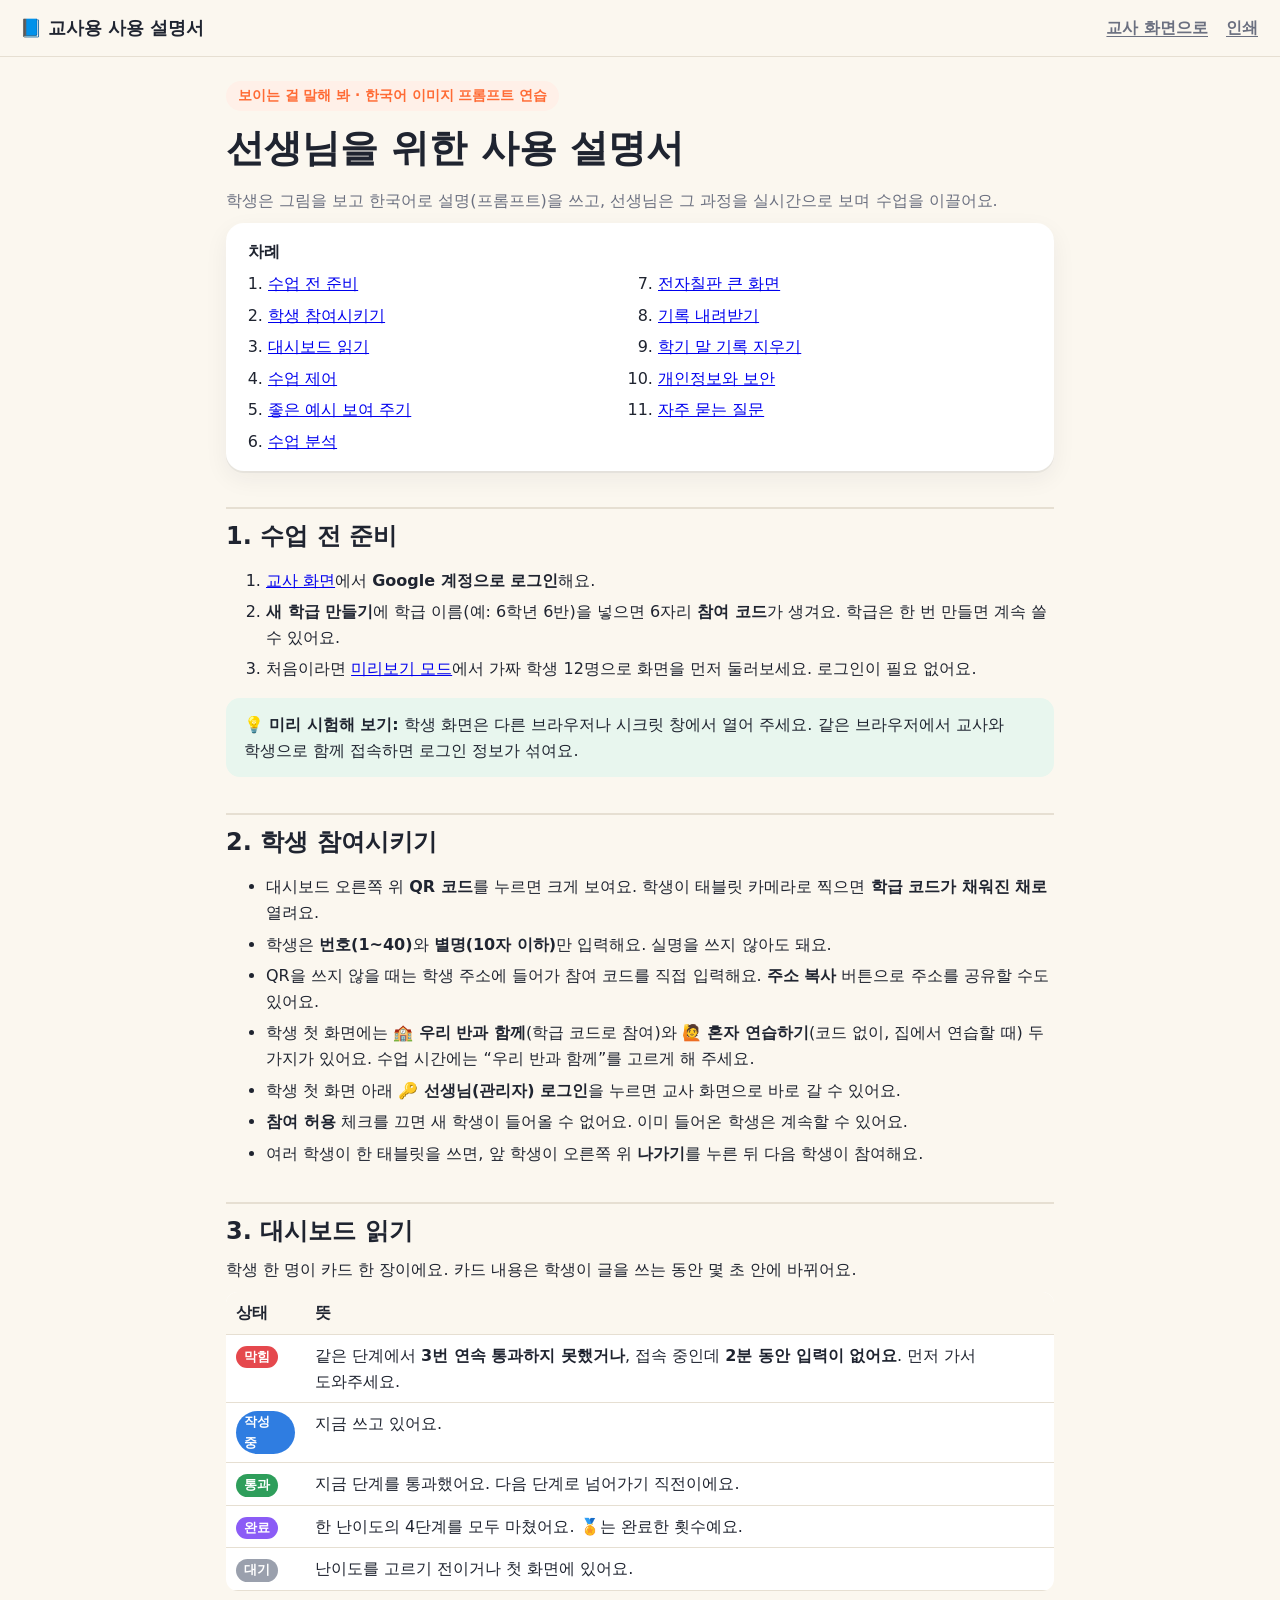
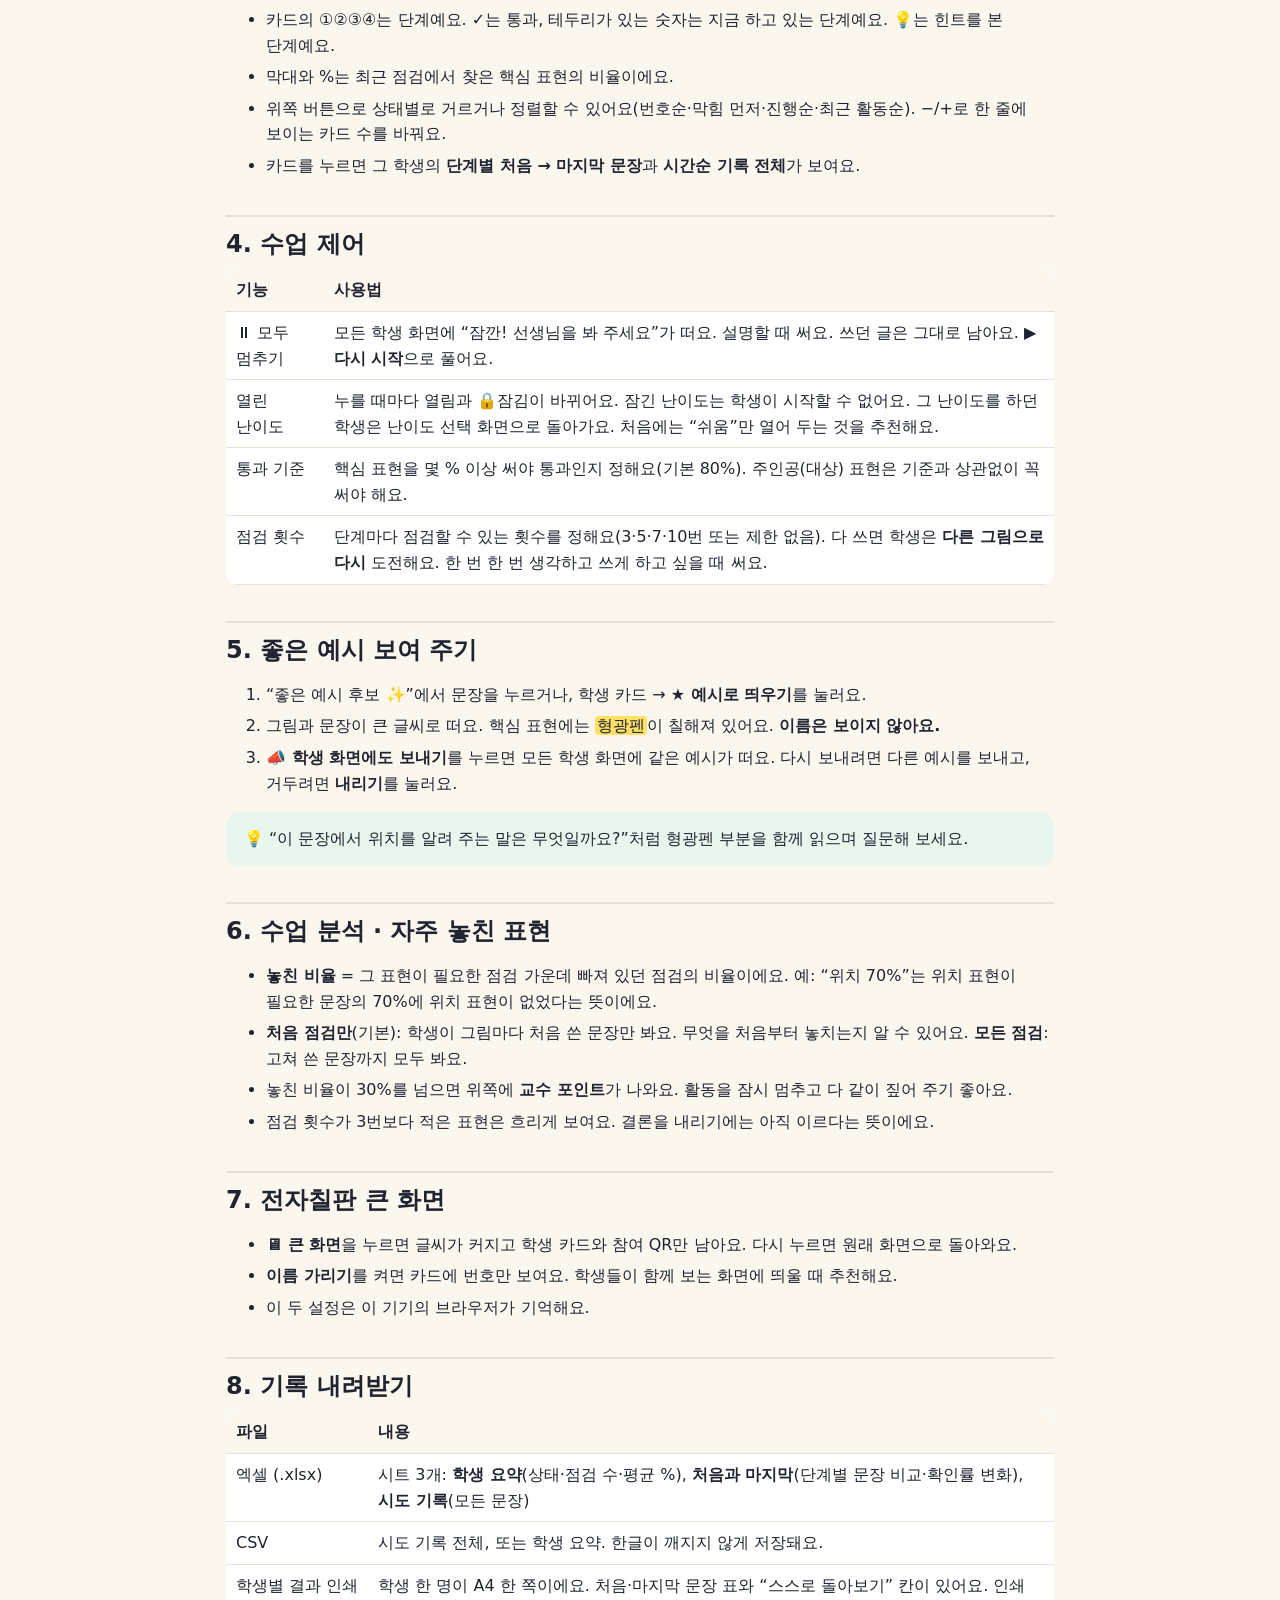
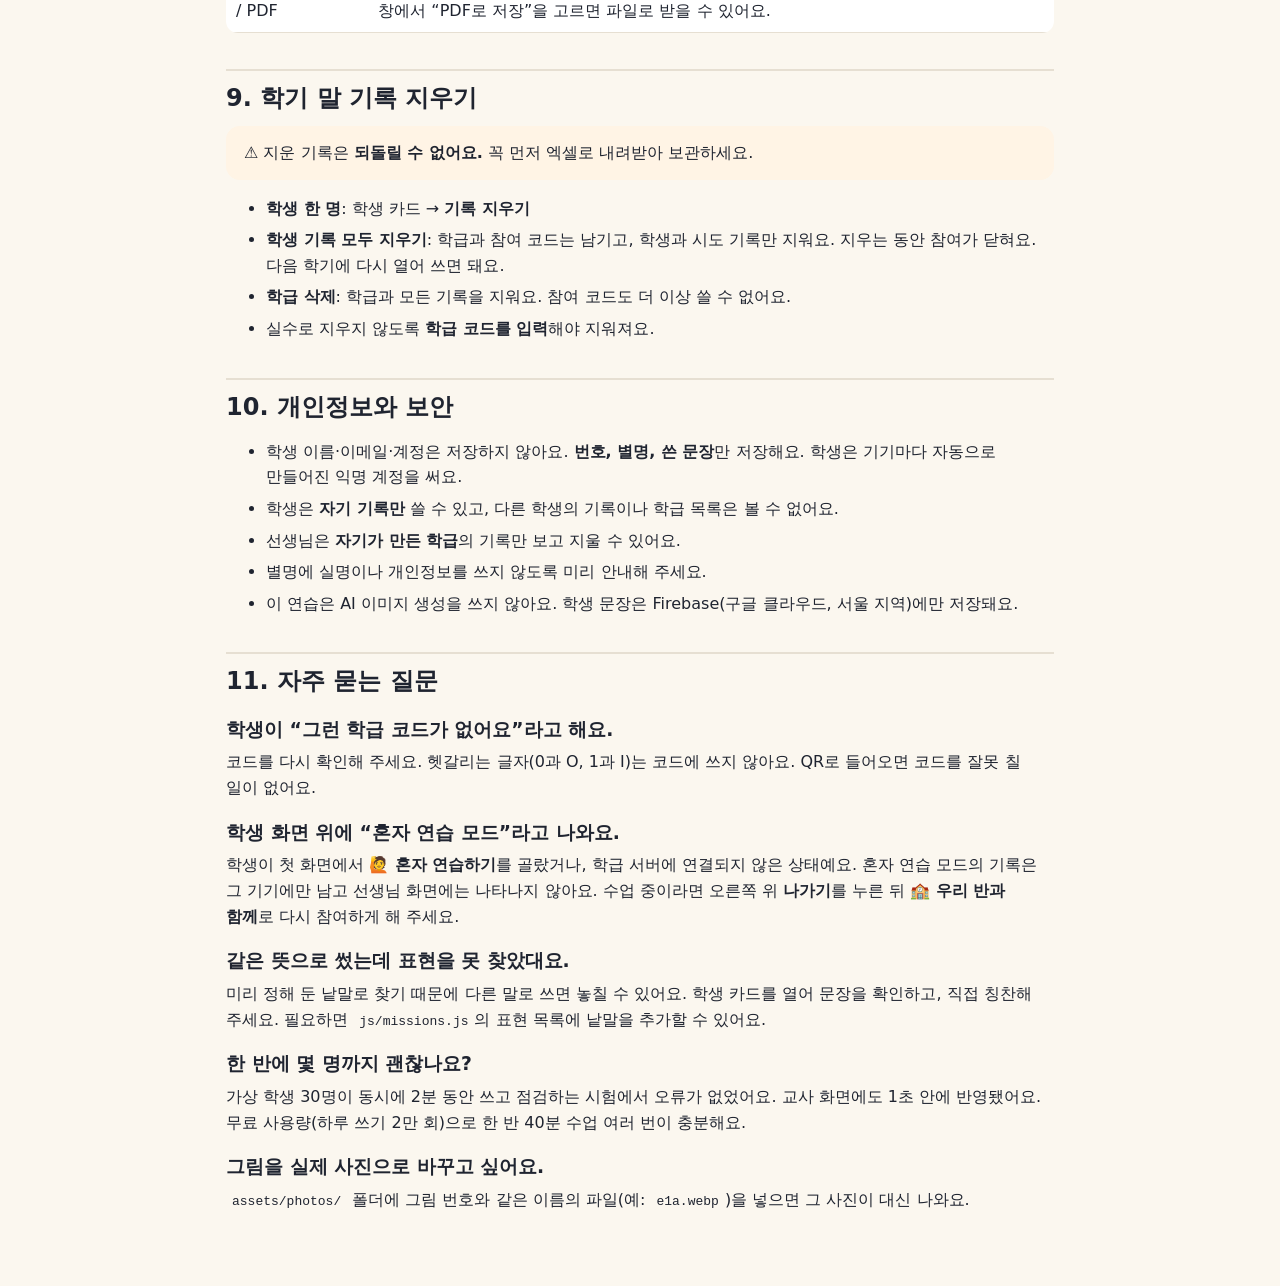
<file: guide.html>
<!doctype html>
<html lang="ko">
<head>
  <meta charset="utf-8">
  <meta name="viewport" content="width=device-width, initial-scale=1">
  <title>교사용 사용 설명서 · 보이는 걸 말해 봐</title>
  <link rel="stylesheet" href="css/style.css">
  <style>
    .guide { max-width: 860px; }
    .guide h1 { font-size: clamp(1.8rem, 4vw, 2.4rem); }
    .guide h2 { margin-top: 36px; padding-top: 12px; border-top: 2px solid var(--line); }
    .guide h3 { margin-top: 20px; }
    .guide li { margin-bottom: 6px; }
    .guide .toc { background: var(--card); border-radius: var(--radius); padding: 16px 22px; box-shadow: var(--shadow); }
    .guide .toc ol { margin: 6px 0 0; padding-left: 20px; columns: 2; }
    .guide .box { background: var(--card); border-radius: 14px; padding: 14px 18px; border: 1px solid var(--line); margin: 12px 0; }
    .guide .tip { background: var(--ok-soft); border: 0; }
    .guide .warn { background: var(--warn-soft); border: 0; }
    .guide table { width: 100%; border-collapse: collapse; background: var(--card); border-radius: 12px; overflow: hidden; }
    .guide th, .guide td { text-align: left; padding: 8px 10px; border-bottom: 1px solid var(--line); vertical-align: top; }
    .guide th { background: var(--bg); }
    .guide code { background: var(--bg); padding: 1px 6px; border-radius: 6px; }
    .st { display: inline-block; font-weight: 800; font-size: .8rem; padding: 1px 8px; border-radius: 999px; color: #fff; }
    .st.w { background: #2f7de1; } .st.p { background: #2e9e5b; } .st.s { background: #e5484d; } .st.d { background: #8b5cf6; } .st.q { background: #9aa0ad; }
    @media (max-width: 640px) { .guide .toc ol { columns: 1; } }
    @media print { .topbar { display: none; } .guide h2 { break-before: auto; } }
  </style>
</head>
<body>
  <header class="topbar">
    <a class="brand" href="teacher.html" style="color:inherit;text-decoration:none"><span aria-hidden="true">📘</span> 교사용 사용 설명서</a>
    <div class="top-actions"><a class="text-button" href="teacher.html">교사 화면으로</a><button class="text-button" type="button" onclick="print()">인쇄</button></div>
  </header>
  <main class="wrap guide">
    <span class="eyebrow">보이는 걸 말해 봐 · 한국어 이미지 프롬프트 연습</span>
    <h1>선생님을 위한 사용 설명서</h1>
    <p class="muted">학생은 그림을 보고 한국어로 설명(프롬프트)을 쓰고, 선생님은 그 과정을 실시간으로 보며 수업을 이끌어요.</p>

    <nav class="toc" aria-label="차례"><b>차례</b>
      <ol>
        <li><a href="#before">수업 전 준비</a></li>
        <li><a href="#join">학생 참여시키기</a></li>
        <li><a href="#dash">대시보드 읽기</a></li>
        <li><a href="#control">수업 제어</a></li>
        <li><a href="#example">좋은 예시 보여 주기</a></li>
        <li><a href="#analysis">수업 분석</a></li>
        <li><a href="#board">전자칠판 큰 화면</a></li>
        <li><a href="#download">기록 내려받기</a></li>
        <li><a href="#delete">학기 말 기록 지우기</a></li>
        <li><a href="#privacy">개인정보와 보안</a></li>
        <li><a href="#faq">자주 묻는 질문</a></li>
      </ol>
    </nav>

    <h2 id="before">1. 수업 전 준비</h2>
    <ol>
      <li><a href="teacher.html">교사 화면</a>에서 <b>Google 계정으로 로그인</b>해요.</li>
      <li><b>새 학급 만들기</b>에 학급 이름(예: 6학년 6반)을 넣으면 6자리 <b>참여 코드</b>가 생겨요. 학급은 한 번 만들면 계속 쓸 수 있어요.</li>
      <li>처음이라면 <a href="teacher.html?demo">미리보기 모드</a>에서 가짜 학생 12명으로 화면을 먼저 둘러보세요. 로그인이 필요 없어요.</li>
    </ol>
    <div class="box tip">💡 <b>미리 시험해 보기:</b> 학생 화면은 다른 브라우저나 시크릿 창에서 열어 주세요. 같은 브라우저에서 교사와 학생으로 함께 접속하면 로그인 정보가 섞여요.</div>

    <h2 id="join">2. 학생 참여시키기</h2>
    <ul>
      <li>대시보드 오른쪽 위 <b>QR 코드</b>를 누르면 크게 보여요. 학생이 태블릿 카메라로 찍으면 <b>학급 코드가 채워진 채로</b> 열려요.</li>
      <li>학생은 <b>번호(1~40)</b>와 <b>별명(10자 이하)</b>만 입력해요. 실명을 쓰지 않아도 돼요.</li>
      <li>QR을 쓰지 않을 때는 학생 주소에 들어가 참여 코드를 직접 입력해요. <b>주소 복사</b> 버튼으로 주소를 공유할 수도 있어요.</li>
      <li>학생 첫 화면에는 <b>🏫 우리 반과 함께</b>(학급 코드로 참여)와 <b>🙋 혼자 연습하기</b>(코드 없이, 집에서 연습할 때) 두 가지가 있어요. 수업 시간에는 “우리 반과 함께”를 고르게 해 주세요.</li>
      <li>학생 첫 화면 아래 <b>🔑 선생님(관리자) 로그인</b>을 누르면 교사 화면으로 바로 갈 수 있어요.</li>
      <li><b>참여 허용</b> 체크를 끄면 새 학생이 들어올 수 없어요. 이미 들어온 학생은 계속할 수 있어요.</li>
      <li>여러 학생이 한 태블릿을 쓰면, 앞 학생이 오른쪽 위 <b>나가기</b>를 누른 뒤 다음 학생이 참여해요.</li>
    </ul>

    <h2 id="dash">3. 대시보드 읽기</h2>
    <p>학생 한 명이 카드 한 장이에요. 카드 내용은 학생이 글을 쓰는 동안 몇 초 안에 바뀌어요.</p>
    <table>
      <tr><th>상태</th><th>뜻</th></tr>
      <tr><td><span class="st s">막힘</span></td><td>같은 단계에서 <b>3번 연속 통과하지 못했거나</b>, 접속 중인데 <b>2분 동안 입력이 없어요</b>. 먼저 가서 도와주세요.</td></tr>
      <tr><td><span class="st w">작성 중</span></td><td>지금 쓰고 있어요.</td></tr>
      <tr><td><span class="st p">통과</span></td><td>지금 단계를 통과했어요. 다음 단계로 넘어가기 직전이에요.</td></tr>
      <tr><td><span class="st d">완료</span></td><td>한 난이도의 4단계를 모두 마쳤어요. 🏅는 완료한 횟수예요.</td></tr>
      <tr><td><span class="st q">대기</span></td><td>난이도를 고르기 전이거나 첫 화면에 있어요.</td></tr>
    </table>
    <ul>
      <li>카드의 ①②③④는 단계예요. ✓는 통과, 테두리가 있는 숫자는 지금 하고 있는 단계예요. 💡는 힌트를 본 단계예요.</li>
      <li>막대와 %는 최근 점검에서 찾은 핵심 표현의 비율이에요.</li>
      <li>위쪽 버튼으로 상태별로 거르거나 정렬할 수 있어요(번호순·막힘 먼저·진행순·최근 활동순). −/+로 한 줄에 보이는 카드 수를 바꿔요.</li>
      <li>카드를 누르면 그 학생의 <b>단계별 처음 → 마지막 문장</b>과 <b>시간순 기록 전체</b>가 보여요.</li>
    </ul>

    <h2 id="control">4. 수업 제어</h2>
    <table>
      <tr><th>기능</th><th>사용법</th></tr>
      <tr><td>⏸ 모두 멈추기</td><td>모든 학생 화면에 “잠깐! 선생님을 봐 주세요”가 떠요. 설명할 때 써요. 쓰던 글은 그대로 남아요. <b>▶ 다시 시작</b>으로 풀어요.</td></tr>
      <tr><td>열린 난이도</td><td>누를 때마다 열림과 🔒잠김이 바뀌어요. 잠긴 난이도는 학생이 시작할 수 없어요. 그 난이도를 하던 학생은 난이도 선택 화면으로 돌아가요. 처음에는 “쉬움”만 열어 두는 것을 추천해요.</td></tr>
      <tr><td>통과 기준</td><td>핵심 표현을 몇 % 이상 써야 통과인지 정해요(기본 80%). 주인공(대상) 표현은 기준과 상관없이 꼭 써야 해요.</td></tr>
      <tr><td>점검 횟수</td><td>단계마다 점검할 수 있는 횟수를 정해요(3·5·7·10번 또는 제한 없음). 다 쓰면 학생은 <b>다른 그림으로 다시</b> 도전해요. 한 번 한 번 생각하고 쓰게 하고 싶을 때 써요.</td></tr>
    </table>

    <h2 id="example">5. 좋은 예시 보여 주기</h2>
    <ol>
      <li>“좋은 예시 후보 ✨”에서 문장을 누르거나, 학생 카드 → <b>★ 예시로 띄우기</b>를 눌러요.</li>
      <li>그림과 문장이 큰 글씨로 떠요. 핵심 표현에는 <mark>형광펜</mark>이 칠해져 있어요. <b>이름은 보이지 않아요.</b></li>
      <li><b>📣 학생 화면에도 보내기</b>를 누르면 모든 학생 화면에 같은 예시가 떠요. 다시 보내려면 다른 예시를 보내고, 거두려면 <b>내리기</b>를 눌러요.</li>
    </ol>
    <div class="box tip">💡 “이 문장에서 위치를 알려 주는 말은 무엇일까요?”처럼 형광펜 부분을 함께 읽으며 질문해 보세요.</div>

    <h2 id="analysis">6. 수업 분석 · 자주 놓친 표현</h2>
    <ul>
      <li><b>놓친 비율</b> = 그 표현이 필요한 점검 가운데 빠져 있던 점검의 비율이에요. 예: “위치 70%”는 위치 표현이 필요한 문장의 70%에 위치 표현이 없었다는 뜻이에요.</li>
      <li><b>처음 점검만</b>(기본): 학생이 그림마다 처음 쓴 문장만 봐요. 무엇을 처음부터 놓치는지 알 수 있어요. <b>모든 점검</b>: 고쳐 쓴 문장까지 모두 봐요.</li>
      <li>놓친 비율이 30%를 넘으면 위쪽에 <b>교수 포인트</b>가 나와요. 활동을 잠시 멈추고 다 같이 짚어 주기 좋아요.</li>
      <li>점검 횟수가 3번보다 적은 표현은 흐리게 보여요. 결론을 내리기에는 아직 이르다는 뜻이에요.</li>
    </ul>

    <h2 id="board">7. 전자칠판 큰 화면</h2>
    <ul>
      <li><b>🖥 큰 화면</b>을 누르면 글씨가 커지고 학생 카드와 참여 QR만 남아요. 다시 누르면 원래 화면으로 돌아와요.</li>
      <li><b>이름 가리기</b>를 켜면 카드에 번호만 보여요. 학생들이 함께 보는 화면에 띄울 때 추천해요.</li>
      <li>이 두 설정은 이 기기의 브라우저가 기억해요.</li>
    </ul>

    <h2 id="download">8. 기록 내려받기</h2>
    <table>
      <tr><th>파일</th><th>내용</th></tr>
      <tr><td>엑셀 (.xlsx)</td><td>시트 3개: <b>학생 요약</b>(상태·점검 수·평균 %), <b>처음과 마지막</b>(단계별 문장 비교·확인률 변화), <b>시도 기록</b>(모든 문장)</td></tr>
      <tr><td>CSV</td><td>시도 기록 전체, 또는 학생 요약. 한글이 깨지지 않게 저장돼요.</td></tr>
      <tr><td>학생별 결과 인쇄 / PDF</td><td>학생 한 명이 A4 한 쪽이에요. 처음·마지막 문장 표와 “스스로 돌아보기” 칸이 있어요. 인쇄 창에서 “PDF로 저장”을 고르면 파일로 받을 수 있어요.</td></tr>
    </table>

    <h2 id="delete">9. 학기 말 기록 지우기</h2>
    <div class="box warn">⚠️ 지운 기록은 <b>되돌릴 수 없어요.</b> 꼭 먼저 엑셀로 내려받아 보관하세요.</div>
    <ul>
      <li><b>학생 한 명</b>: 학생 카드 → <b>기록 지우기</b></li>
      <li><b>학생 기록 모두 지우기</b>: 학급과 참여 코드는 남기고, 학생과 시도 기록만 지워요. 지우는 동안 참여가 닫혀요. 다음 학기에 다시 열어 쓰면 돼요.</li>
      <li><b>학급 삭제</b>: 학급과 모든 기록을 지워요. 참여 코드도 더 이상 쓸 수 없어요.</li>
      <li>실수로 지우지 않도록 <b>학급 코드를 입력</b>해야 지워져요.</li>
    </ul>

    <h2 id="privacy">10. 개인정보와 보안</h2>
    <ul>
      <li>학생 이름·이메일·계정은 저장하지 않아요. <b>번호, 별명, 쓴 문장</b>만 저장해요. 학생은 기기마다 자동으로 만들어진 익명 계정을 써요.</li>
      <li>학생은 <b>자기 기록만</b> 쓸 수 있고, 다른 학생의 기록이나 학급 목록은 볼 수 없어요.</li>
      <li>선생님은 <b>자기가 만든 학급</b>의 기록만 보고 지울 수 있어요.</li>
      <li>별명에 실명이나 개인정보를 쓰지 않도록 미리 안내해 주세요.</li>
      <li>이 연습은 AI 이미지 생성을 쓰지 않아요. 학생 문장은 Firebase(구글 클라우드, 서울 지역)에만 저장돼요.</li>
    </ul>

    <h2 id="faq">11. 자주 묻는 질문</h2>
    <h3>학생이 “그런 학급 코드가 없어요”라고 해요.</h3>
    <p>코드를 다시 확인해 주세요. 헷갈리는 글자(0과 O, 1과 I)는 코드에 쓰지 않아요. QR로 들어오면 코드를 잘못 칠 일이 없어요.</p>
    <h3>학생 화면 위에 “혼자 연습 모드”라고 나와요.</h3>
    <p>학생이 첫 화면에서 <b>🙋 혼자 연습하기</b>를 골랐거나, 학급 서버에 연결되지 않은 상태예요. 혼자 연습 모드의 기록은 그 기기에만 남고 선생님 화면에는 나타나지 않아요. 수업 중이라면 오른쪽 위 <b>나가기</b>를 누른 뒤 <b>🏫 우리 반과 함께</b>로 다시 참여하게 해 주세요.</p>
    <h3>같은 뜻으로 썼는데 표현을 못 찾았대요.</h3>
    <p>미리 정해 둔 낱말로 찾기 때문에 다른 말로 쓰면 놓칠 수 있어요. 학생 카드를 열어 문장을 확인하고, 직접 칭찬해 주세요. 필요하면 <code>js/missions.js</code>의 표현 목록에 낱말을 추가할 수 있어요.</p>
    <h3>한 반에 몇 명까지 괜찮나요?</h3>
    <p>가상 학생 30명이 동시에 2분 동안 쓰고 점검하는 시험에서 오류가 없었어요. 교사 화면에도 1초 안에 반영됐어요. 무료 사용량(하루 쓰기 2만 회)으로 한 반 40분 수업 여러 번이 충분해요.</p>
    <h3>그림을 실제 사진으로 바꾸고 싶어요.</h3>
    <p><code>assets/photos/</code> 폴더에 그림 번호와 같은 이름의 파일(예: <code>e1a.webp</code>)을 넣으면 그 사진이 대신 나와요.</p>
  </main>
</body>
</html>
</file>
<file: css/style.css>
:root {
  --bg: #fbf7ef;
  --card: #ffffff;
  --ink: #1f2430;
  --muted: #6b7080;
  --line: #e6dfd2;
  --accent: #ff6b35;
  --accent-ink: #ffffff;
  --accent-soft: #fff0e8;
  --easy: #3fae5a;
  --medium: #2f7de1;
  --hard: #8b5cf6;
  --ok: #2e9e5b;
  --ok-soft: #e8f6ee;
  --warn: #d9822b;
  --warn-soft: #fff4e5;
  --radius: 18px;
  --shadow: 0 2px 0 rgba(31, 36, 48, .06), 0 8px 24px rgba(31, 36, 48, .06);
  font-family: "Pretendard", "Apple SD Gothic Neo", "Malgun Gothic", system-ui, sans-serif;
}
* { box-sizing: border-box; }
body { margin: 0; background: var(--bg); color: var(--ink); line-height: 1.6; word-break: keep-all; }
button, input, select, textarea { font: inherit; color: inherit; }
button { cursor: pointer; }
button:disabled { cursor: not-allowed; opacity: .45; }
:focus-visible { outline: 3px solid var(--accent); outline-offset: 2px; }
h1, h2, h3 { line-height: 1.3; margin: 0 0 .4em; }
p { margin: 0 0 .6em; }
.muted { color: var(--muted); }
.tiny { font-size: .85rem; }
.wrap { max-width: 1120px; margin: 0 auto; padding: 24px 16px 64px; }
.loading { text-align: center; padding: 80px 0; color: var(--muted); }

/* 상단 바 */
.topbar { position: sticky; top: 0; z-index: 10; display: flex; align-items: center; justify-content: space-between; gap: 12px; flex-wrap: wrap; padding: 10px 20px; background: rgba(251, 247, 239, .92); backdrop-filter: blur(8px); border-bottom: 1px solid var(--line); }
.brand { background: none; border: 0; font-weight: 800; font-size: 1.1rem; padding: 4px 0; }
.top-actions { display: flex; align-items: center; gap: 6px 14px; flex-wrap: wrap; }
.who { font-weight: 700; background: var(--card); border: 1px solid var(--line); padding: 3px 12px; border-radius: 999px; font-size: .9rem; }
.net { font-size: .8rem; padding: 3px 10px; border-radius: 999px; }
.net.on { background: var(--ok-soft); color: var(--ok); }
.net.off { background: #fde8e8; color: #c0392b; }
.net.local { background: #eef0f4; color: var(--muted); }

/* 버튼 */
.primary { background: var(--accent); color: var(--accent-ink); border: 0; border-radius: 999px; padding: 12px 22px; font-weight: 800; box-shadow: 0 3px 0 #d9531f; }
.primary:hover:not(:disabled) { filter: brightness(1.05); }
.primary:active:not(:disabled) { transform: translateY(2px); box-shadow: 0 1px 0 #d9531f; }
.outline { background: var(--card); border: 2px solid var(--ink); border-radius: 999px; padding: 10px 20px; font-weight: 700; }
.outline.compact { padding: 6px 14px; font-size: .9rem; }
.text-button { background: none; border: 0; padding: 4px 2px; color: var(--muted); font-weight: 600; text-decoration: underline; text-underline-offset: 3px; }
.text-button:hover { color: var(--ink); }
.full { width: 100%; }

/* 참여 화면 */
.join-card { max-width: 480px; margin: 40px auto; background: var(--card); border-radius: 28px; padding: 36px 32px; box-shadow: var(--shadow); text-align: center; }
.join-card h1 { font-size: 2rem; }
.join-form { display: grid; gap: 14px; margin: 24px 0 10px; text-align: left; }
.join-form label { display: grid; gap: 6px; font-weight: 700; }
.join-form input, .join-form select { border: 2px solid var(--line); border-radius: 12px; padding: 12px 14px; background: #fff; font-size: 1.05rem; }
.join-form input:focus, .join-form select:focus { border-color: var(--accent); outline: none; }
#classCode { text-transform: uppercase; letter-spacing: .15em; font-weight: 800; }
.join-tabs { display: grid; grid-template-columns: 1fr 1fr; gap: 6px; background: var(--bg); border-radius: 999px; padding: 5px; margin: 18px 0 12px; }
.join-tabs button { border: 0; background: none; border-radius: 999px; padding: 10px 8px; font-weight: 800; color: var(--muted); }
.join-tabs button.on { background: var(--card); color: var(--accent); box-shadow: 0 2px 8px rgba(31, 36, 48, .12); }
.teacher-login { display: grid; gap: 2px; margin-top: 18px; padding: 12px 16px; border: 2px dashed var(--line); border-radius: 16px; color: var(--ink); text-decoration: none; font-weight: 800; }
.teacher-login span { font-weight: 500; font-size: .85rem; color: var(--muted); }
.teacher-login:hover { border-color: var(--accent); }
.form-error { color: #c0392b; min-height: 1.4em; margin: 0; font-weight: 600; }

/* 로비 */
.eyebrow { display: inline-block; font-size: .85rem; font-weight: 700; color: var(--accent); background: var(--accent-soft); padding: 4px 12px; border-radius: 999px; margin-bottom: 12px; }
.hero { padding: 24px 0 12px; }
.hero h1, .join-card h1 { font-size: clamp(1.8rem, 4vw, 2.8rem); }
h1 em { font-style: normal; color: var(--accent); }
.hero-copy { max-width: 640px; color: var(--muted); font-size: 1.05rem; }
.definition { display: grid; grid-template-columns: 1fr 1fr; gap: 20px; background: var(--card); border-radius: var(--radius); padding: 24px; box-shadow: var(--shadow); margin: 20px 0; }
.prompt-example { background: var(--bg); border-radius: 14px; padding: 16px 18px; }
.prompt-example .before { color: var(--muted); text-decoration: line-through; }
.prompt-example .after { font-weight: 700; }
.resume { display: flex; justify-content: space-between; align-items: center; gap: 12px; flex-wrap: wrap; background: var(--accent-soft); border: 2px dashed var(--accent); border-radius: var(--radius); padding: 14px 20px; margin-bottom: 20px; font-weight: 700; }
.level-heading { display: flex; justify-content: space-between; align-items: baseline; flex-wrap: wrap; gap: 8px; margin: 28px 0 14px; }
.level-grid { display: grid; grid-template-columns: repeat(3, 1fr); gap: 16px; }
.level-card { background: var(--card); border-radius: var(--radius); overflow: hidden; box-shadow: var(--shadow); display: flex; flex-direction: column; }
.level-card .card-head { display: flex; justify-content: space-between; align-items: center; padding: 18px 20px; color: #fff; }
.level-card .card-head h3 { margin: 0; font-size: 1.4rem; }
.level-card.easy .card-head { background: var(--easy); }
.level-card.medium .card-head { background: var(--medium); }
.level-card.hard .card-head { background: var(--hard); }
.card-body { padding: 18px 20px 20px; display: flex; flex-direction: column; gap: 12px; flex: 1; }
.card-body .primary { margin-top: auto; }
.tagrow, .chips { display: flex; flex-wrap: wrap; gap: 6px; }
.tag, .chip { font-size: .82rem; padding: 3px 10px; border-radius: 999px; background: var(--bg); border: 1px solid var(--line); }
.how { display: grid; grid-template-columns: repeat(3, 1fr); gap: 16px; margin-top: 32px; }
.how article { background: var(--card); border-radius: var(--radius); padding: 18px 20px; border: 1px solid var(--line); }
.how b { display: block; margin-bottom: 4px; }
.how span { color: var(--accent); margin-right: 8px; }
.how p { color: var(--muted); margin: 0; }

/* 도전 화면 */
.game-top { display: flex; justify-content: space-between; align-items: center; gap: 12px; flex-wrap: wrap; margin-bottom: 14px; }
.breadcrumb { display: flex; align-items: center; gap: 10px; font-weight: 700; }
.pill { display: inline-block; color: #fff; font-weight: 800; font-size: .85rem; padding: 3px 12px; border-radius: 999px; }
.pill.easy { background: var(--easy); } .pill.medium { background: var(--medium); } .pill.hard { background: var(--hard); }
.progress { display: grid; grid-template-columns: repeat(4, 1fr); gap: 8px; margin-bottom: 18px; }
.progress button { display: flex; align-items: center; gap: 8px; background: var(--card); border: 2px solid var(--line); border-radius: 14px; padding: 10px 12px; text-align: left; }
.progress button.active { border-color: var(--accent); background: var(--accent-soft); }
.progress .num { flex: none; display: grid; place-items: center; width: 30px; height: 30px; border-radius: 50%; background: var(--bg); font-weight: 800; font-size: .85rem; }
.progress button.active .num { background: var(--accent); color: #fff; }
.progress b { font-size: .9rem; }
.workspace { display: grid; grid-template-columns: 1.05fr 1fr; gap: 18px; align-items: start; }
.panel { background: var(--card); border-radius: var(--radius); padding: 18px; box-shadow: var(--shadow); }
.panel-head { display: flex; justify-content: space-between; align-items: baseline; gap: 8px; flex-wrap: wrap; margin-bottom: 12px; }
.panel-label { font-weight: 800; }
.panel-head small { color: var(--muted); }
.image-button { position: relative; display: block; width: 100%; padding: 0; border: 0; border-radius: 14px; overflow: hidden; background: var(--bg); }
.image-button img { display: block; width: 100%; aspect-ratio: 4 / 3; object-fit: cover; }
.expand { position: absolute; right: 10px; bottom: 10px; background: rgba(0, 0, 0, .55); color: #fff; width: 34px; height: 34px; border-radius: 10px; display: grid; place-items: center; }
.image-bottom { display: flex; justify-content: space-between; align-items: center; gap: 8px; margin-top: 10px; font-size: .9rem; }
.editor h1 { font-size: 1.5rem; }
.task { color: var(--muted); }
.chips { margin: 4px 0 16px; }
.input-label { display: block; font-weight: 700; margin-bottom: 6px; }
textarea { width: 100%; min-height: 150px; resize: vertical; border: 2px solid var(--line); border-radius: 14px; padding: 14px; font-size: 1.1rem; line-height: 1.6; background: #fff; }
textarea:focus { border-color: var(--accent); outline: none; }
.text-meta { display: flex; justify-content: space-between; font-size: .85rem; color: var(--muted); margin: 6px 0 14px; }
.feedback-box { margin-top: 16px; border-radius: 14px; padding: 16px 18px; background: var(--ok-soft); border: 2px solid var(--ok); }
.feedback-box.retry { background: var(--warn-soft); border-color: var(--warn); }
.feedback-box h2 { font-size: 1.15rem; }
.meter { height: 10px; background: rgba(0, 0, 0, .08); border-radius: 999px; overflow: hidden; margin: 6px 0 12px; }
.meter div { height: 100%; background: var(--ok); border-radius: 999px; transition: width .4s; }
.retry .meter div { background: var(--warn); }
.feedback-list { list-style: none; padding: 0; margin: 0 0 12px; display: grid; gap: 6px; }
.feedback-list li { display: flex; gap: 8px; }
.feedback-list li.yes span:first-child { color: var(--ok); font-weight: 800; }
.feedback-list li.no span:first-child { color: var(--warn); font-weight: 800; }
.hint { margin-top: 16px; background: var(--bg); border-radius: 12px; padding: 10px 14px; }
.hint summary { cursor: pointer; font-weight: 700; }
.hint p { margin: 8px 0 0; }

/* 결과 화면 */
.completion-head { text-align: center; padding: 24px 0 20px; }
.completion-head h1 { margin-top: 12px; font-size: clamp(1.6rem, 3.5vw, 2.4rem); }
.completion-symbol { font-size: 3rem; color: var(--accent); }
.result-grid { display: grid; grid-template-columns: repeat(2, 1fr); gap: 16px; }
.result-card { background: var(--card); border-radius: var(--radius); padding: 16px; box-shadow: var(--shadow); }
.result-head { display: flex; gap: 12px; align-items: center; margin-bottom: 12px; }
.result-head img { width: 110px; aspect-ratio: 4 / 3; object-fit: cover; border-radius: 10px; flex: none; }
.result-head h2 { font-size: 1.1rem; margin: 0; }
.result-card small { color: var(--muted); font-weight: 700; }
.result-card .first { background: var(--bg); border-radius: 10px; padding: 10px 12px; color: var(--muted); }
.result-card .final { background: var(--ok-soft); border-radius: 10px; padding: 10px 12px; font-weight: 600; }
.complete-actions { display: flex; flex-wrap: wrap; justify-content: center; gap: 10px; margin-top: 24px; }

/* 대화상자 */
dialog { border: 0; border-radius: 22px; padding: 24px; max-width: min(640px, calc(100vw - 32px)); width: 100%; box-shadow: 0 20px 60px rgba(0, 0, 0, .25); color: var(--ink); }
dialog::backdrop { background: rgba(20, 24, 32, .55); }
.dialog-head { display: flex; justify-content: space-between; align-items: center; gap: 12px; }
.dialog-close { background: var(--bg); border: 0; width: 36px; height: 36px; border-radius: 50%; font-size: 1rem; }
.dialog-actions { display: flex; justify-content: flex-end; gap: 10px; margin-top: 16px; }
.image-dialog { padding: 0; max-width: min(1000px, calc(100vw - 32px)); background: #000; }
.image-dialog img { display: block; width: 100%; height: auto; }
.image-dialog .dialog-close { position: absolute; top: 10px; right: 10px; }
.record-list { max-height: 55vh; overflow: auto; display: grid; gap: 10px; margin-top: 10px; }
.record-item { border: 1px solid var(--line); border-radius: 12px; padding: 12px 14px; }
.record-item h3 { font-size: 1rem; margin: 0; }
.record-item small { color: var(--muted); }
.record-item p { margin: 6px 0 0; }
.empty { text-align: center; color: var(--muted); padding: 30px 0; }
.toast { position: fixed; left: 50%; bottom: 24px; transform: translateX(-50%); background: var(--ink); color: #fff; padding: 12px 20px; border-radius: 999px; max-width: calc(100vw - 32px); z-index: 50; box-shadow: var(--shadow); }

/* 선생님 수업 제어 */
.level-card.locked { opacity: .55; }
.level-card.locked .card-head { background: #9aa0ad !important; }
.pause-overlay { position: fixed; inset: 0; z-index: 40; display: grid; place-items: center; text-align: center; padding: 24px; background: rgba(31, 36, 48, .82); color: #fff; backdrop-filter: blur(4px); }
.pause-overlay[hidden] { display: none; }
.pause-overlay h2 { font-size: clamp(1.8rem, 5vw, 3rem); margin: 8px 0; }
.pause-overlay p { opacity: .85; }
.pause-icon { font-size: clamp(4rem, 12vw, 7rem); animation: wave 1.6s ease-in-out infinite; }
@keyframes wave { 0%, 100% { transform: rotate(0); } 50% { transform: rotate(14deg); } }
.example-dialog { max-width: min(860px, calc(100vw - 24px)); }
.example-wrap { display: grid; grid-template-columns: minmax(0, 1fr) minmax(0, 1.2fr); gap: 18px; align-items: center; margin-top: 8px; }
.example-img { width: 100%; aspect-ratio: 4 / 3; object-fit: cover; border-radius: 14px; }
.example-text { font-size: clamp(1.2rem, 2.6vw, 1.6rem); font-weight: 700; line-height: 1.6; margin: 6px 0; }
mark { background: #ffe066; color: inherit; border-radius: 4px; padding: 0 2px; }
@media (max-width: 640px) { .example-wrap { grid-template-columns: 1fr; } }

/* 넓은 화면·가로 태블릿: 글을 쓰는 동안에도 그림이 보이도록 그림 칸을 고정 */
@media (min-width: 701px) {
  .workspace > .panel:first-child { position: sticky; top: 70px; }
}
/* 세로 태블릿(768px 안팎): 그림과 글쓰기를 나란히 두되 칸을 좁게 */
@media (max-width: 1000px) {
  .workspace { grid-template-columns: 1fr 1fr; gap: 12px; }
  .panel { padding: 14px; }
  .editor h1 { font-size: 1.3rem; }
  textarea { min-height: 130px; font-size: 1.05rem; }
  .progress b { font-size: .8rem; }
}
@media (max-width: 860px) {
  .definition, .result-grid { grid-template-columns: 1fr; }
  .level-card .card-head { padding: 14px 16px; }
  .card-body { padding: 14px 16px 16px; }
}
/* 휴대폰: 한 줄로 */
@media (max-width: 700px) {
  .workspace { grid-template-columns: 1fr; }
}
@media (max-width: 640px) {
  .level-grid, .how { grid-template-columns: 1fr; }
  .progress { grid-template-columns: repeat(2, 1fr); }
}
@media (max-width: 480px) {
  .topbar { padding: 8px 16px; }
  .join-card { padding: 28px 20px; margin: 16px auto; }
  .join-tabs button { font-size: .86rem; padding: 10px 4px; white-space: nowrap; letter-spacing: -.02em; }
  .progress b { font-size: .8rem; }
}
</file>
